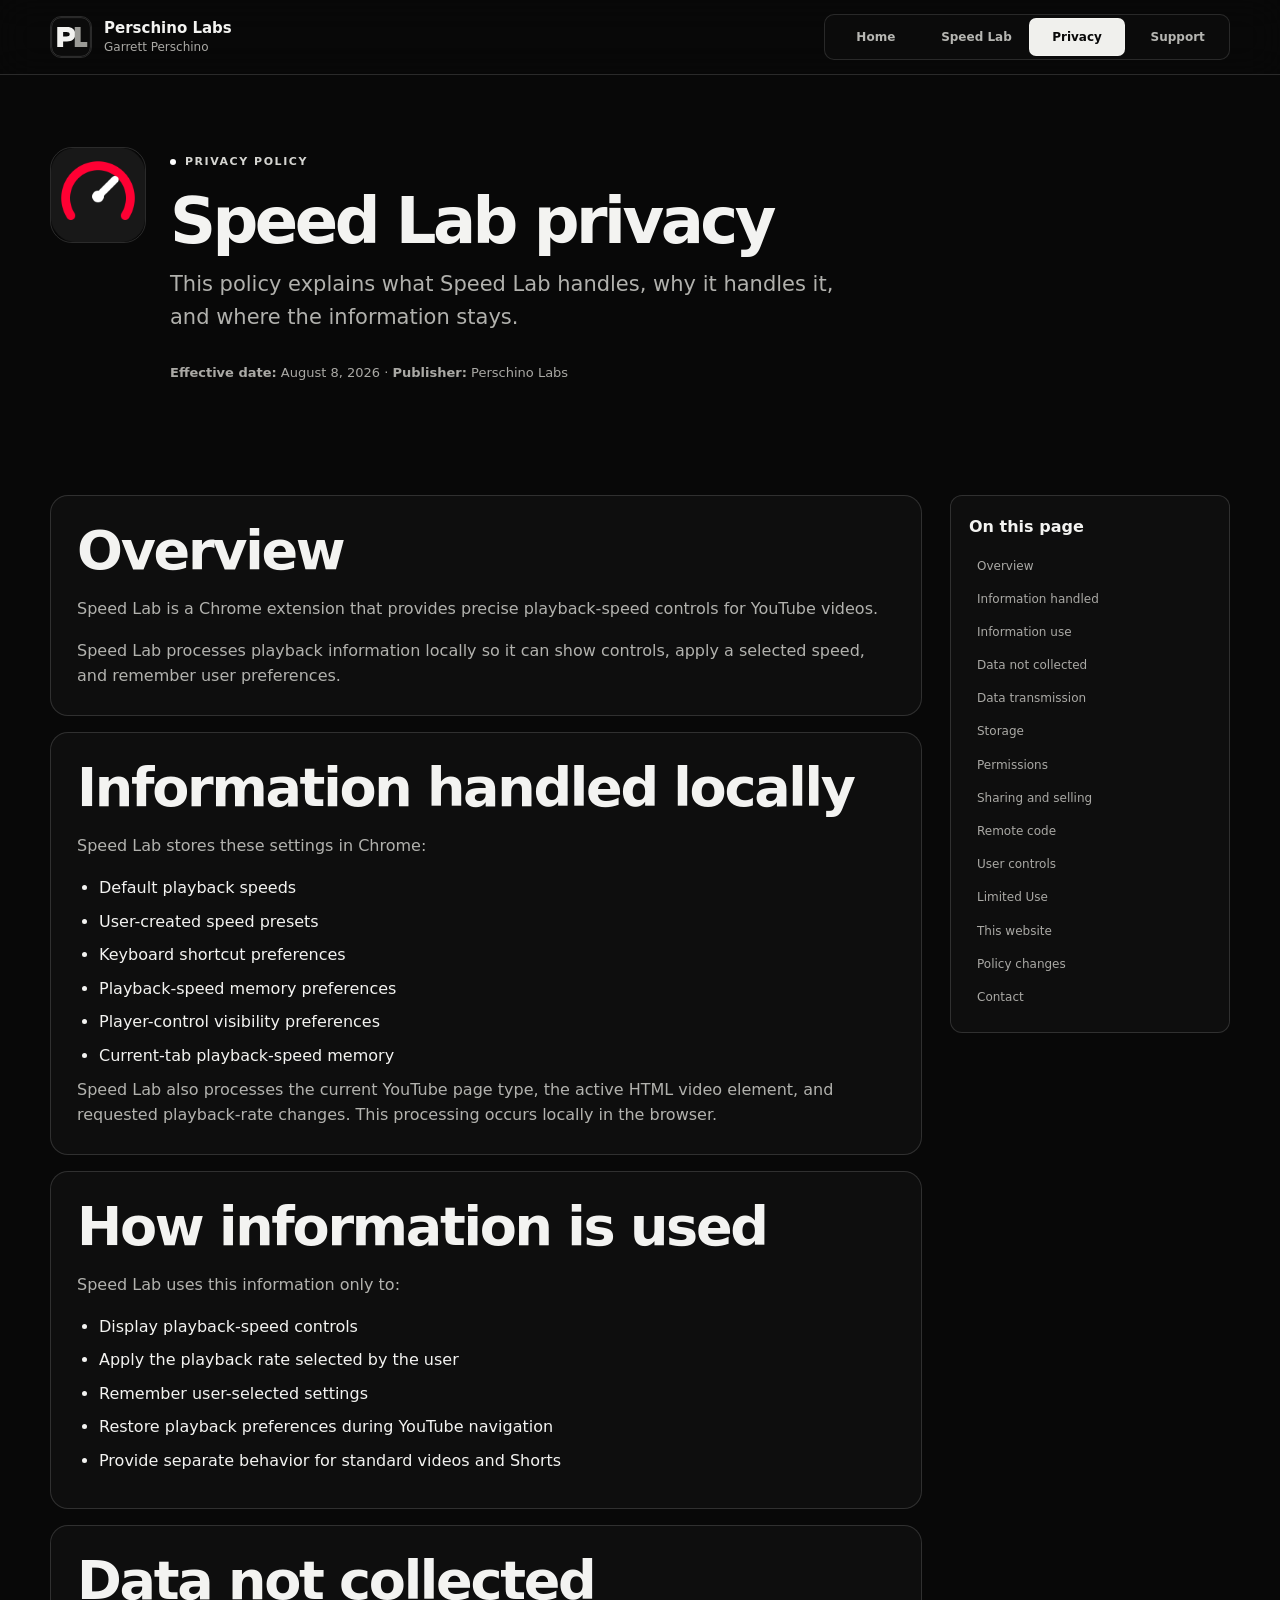
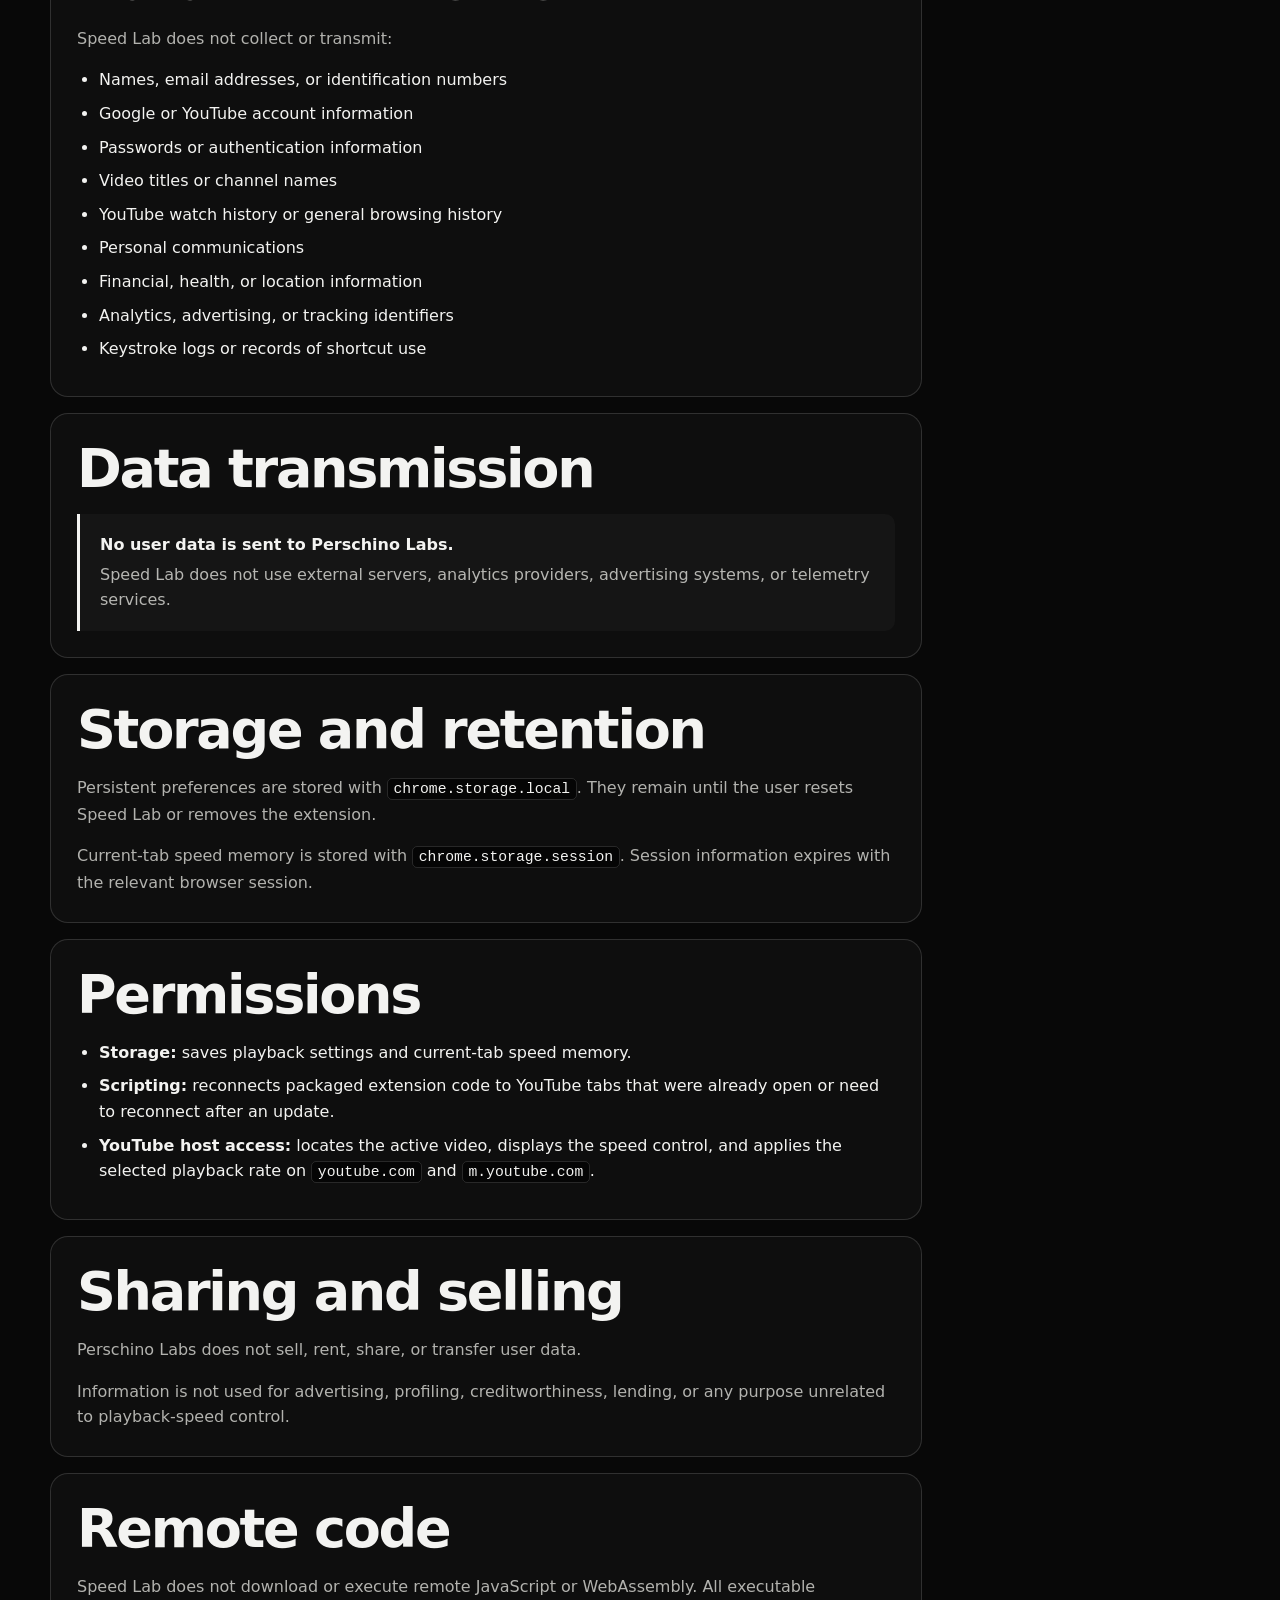
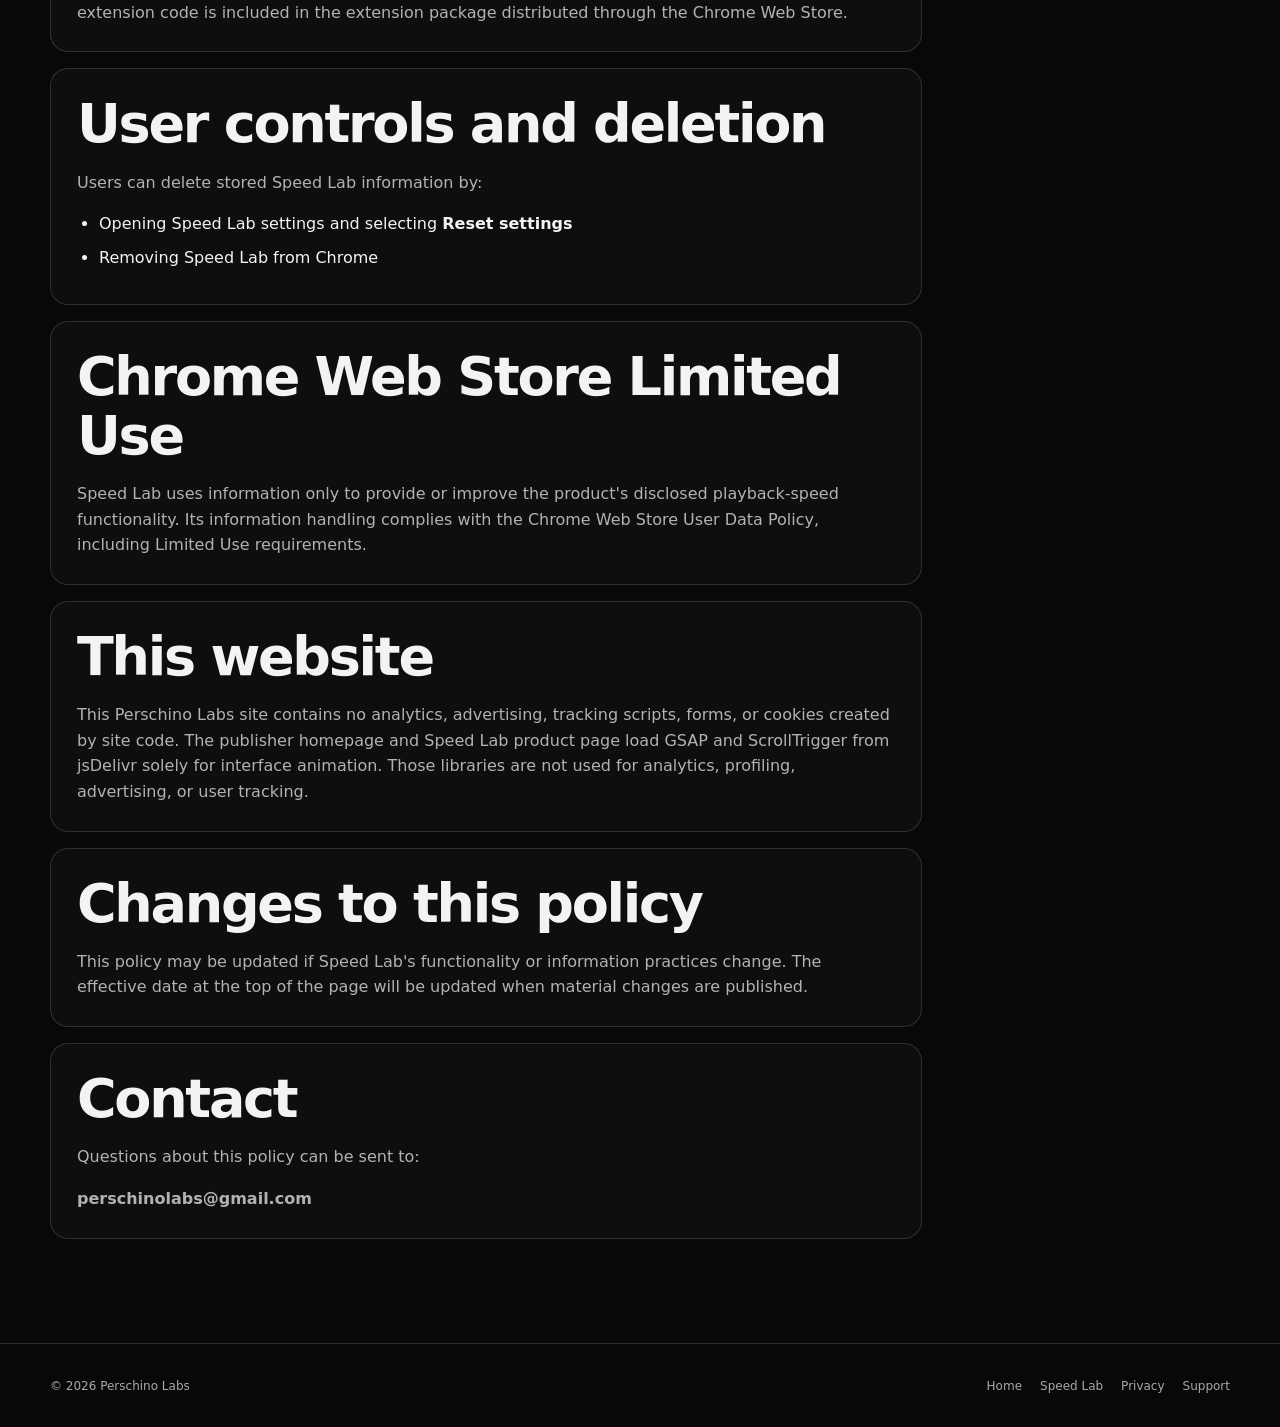
<file: privacy.html>
<!doctype html>
<html lang="en">
<head>
  <meta charset="utf-8">
  <meta name="viewport" content="width=device-width, initial-scale=1">
  <meta http-equiv="refresh" content="0; url=speed-lab/privacy.html">
  <link rel="canonical" href="https://garrettperschino.github.io/speed-lab/privacy.html">
  <meta name="robots" content="noindex">
  <title>Speed Lab privacy</title>
</head>
<body>
  <p>The privacy policy moved to <a href="speed-lab/privacy.html">Speed Lab privacy</a>.</p>
</body>
</html>
</file>
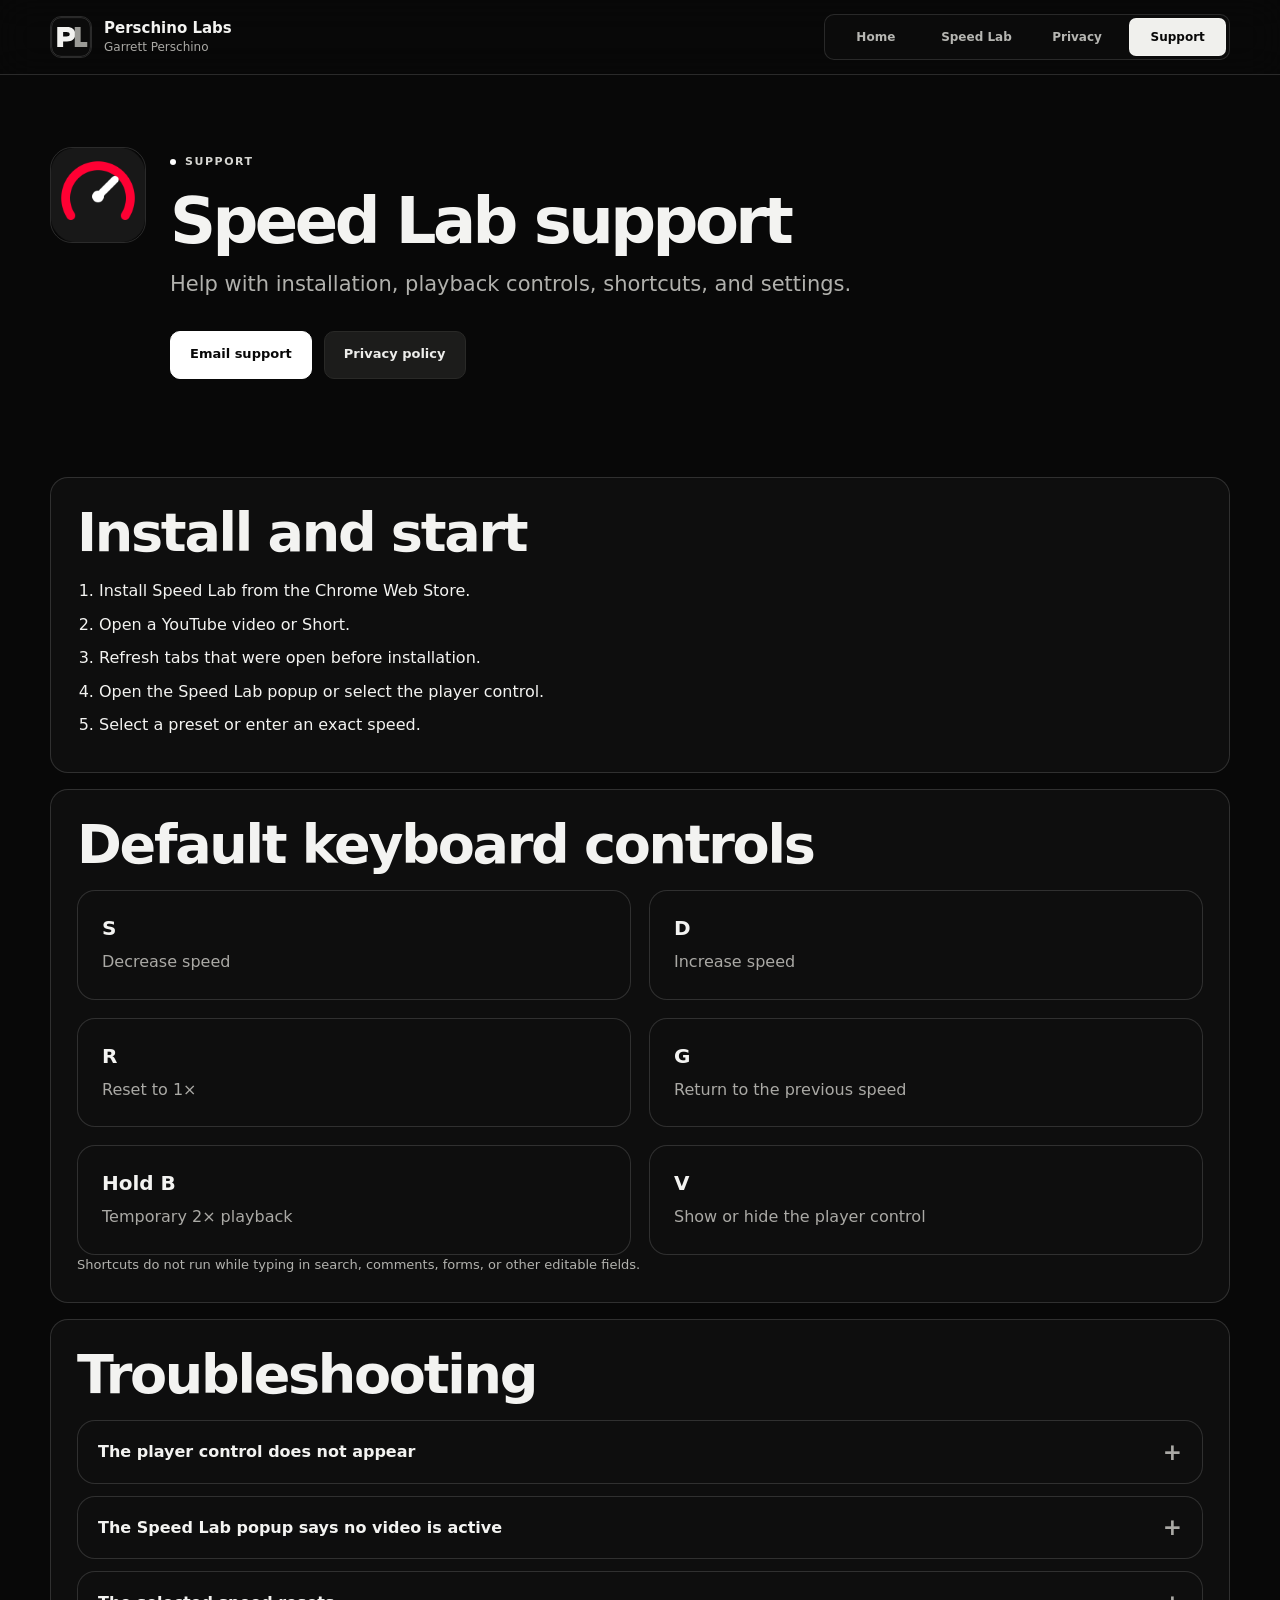
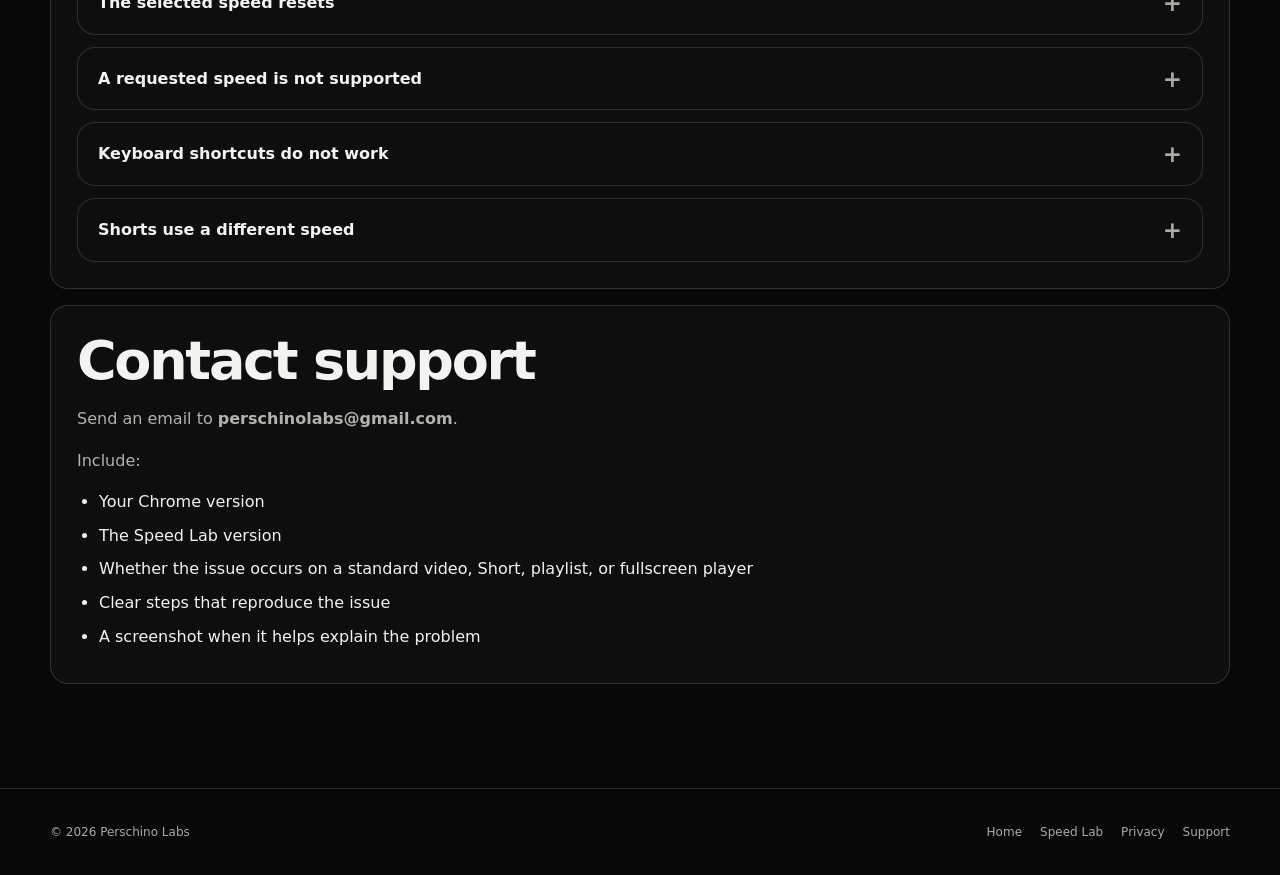
<file: support.html>
<!doctype html>
<html lang="en">
<head>
  <meta charset="utf-8">
  <meta name="viewport" content="width=device-width, initial-scale=1">
  <meta http-equiv="refresh" content="0; url=speed-lab/support.html">
  <link rel="canonical" href="https://garrettperschino.github.io/speed-lab/support.html">
  <meta name="robots" content="noindex">
  <title>Speed Lab support</title>
</head>
<body>
  <p>Support moved to <a href="speed-lab/support.html">Speed Lab support</a>.</p>
</body>
</html>
</file>
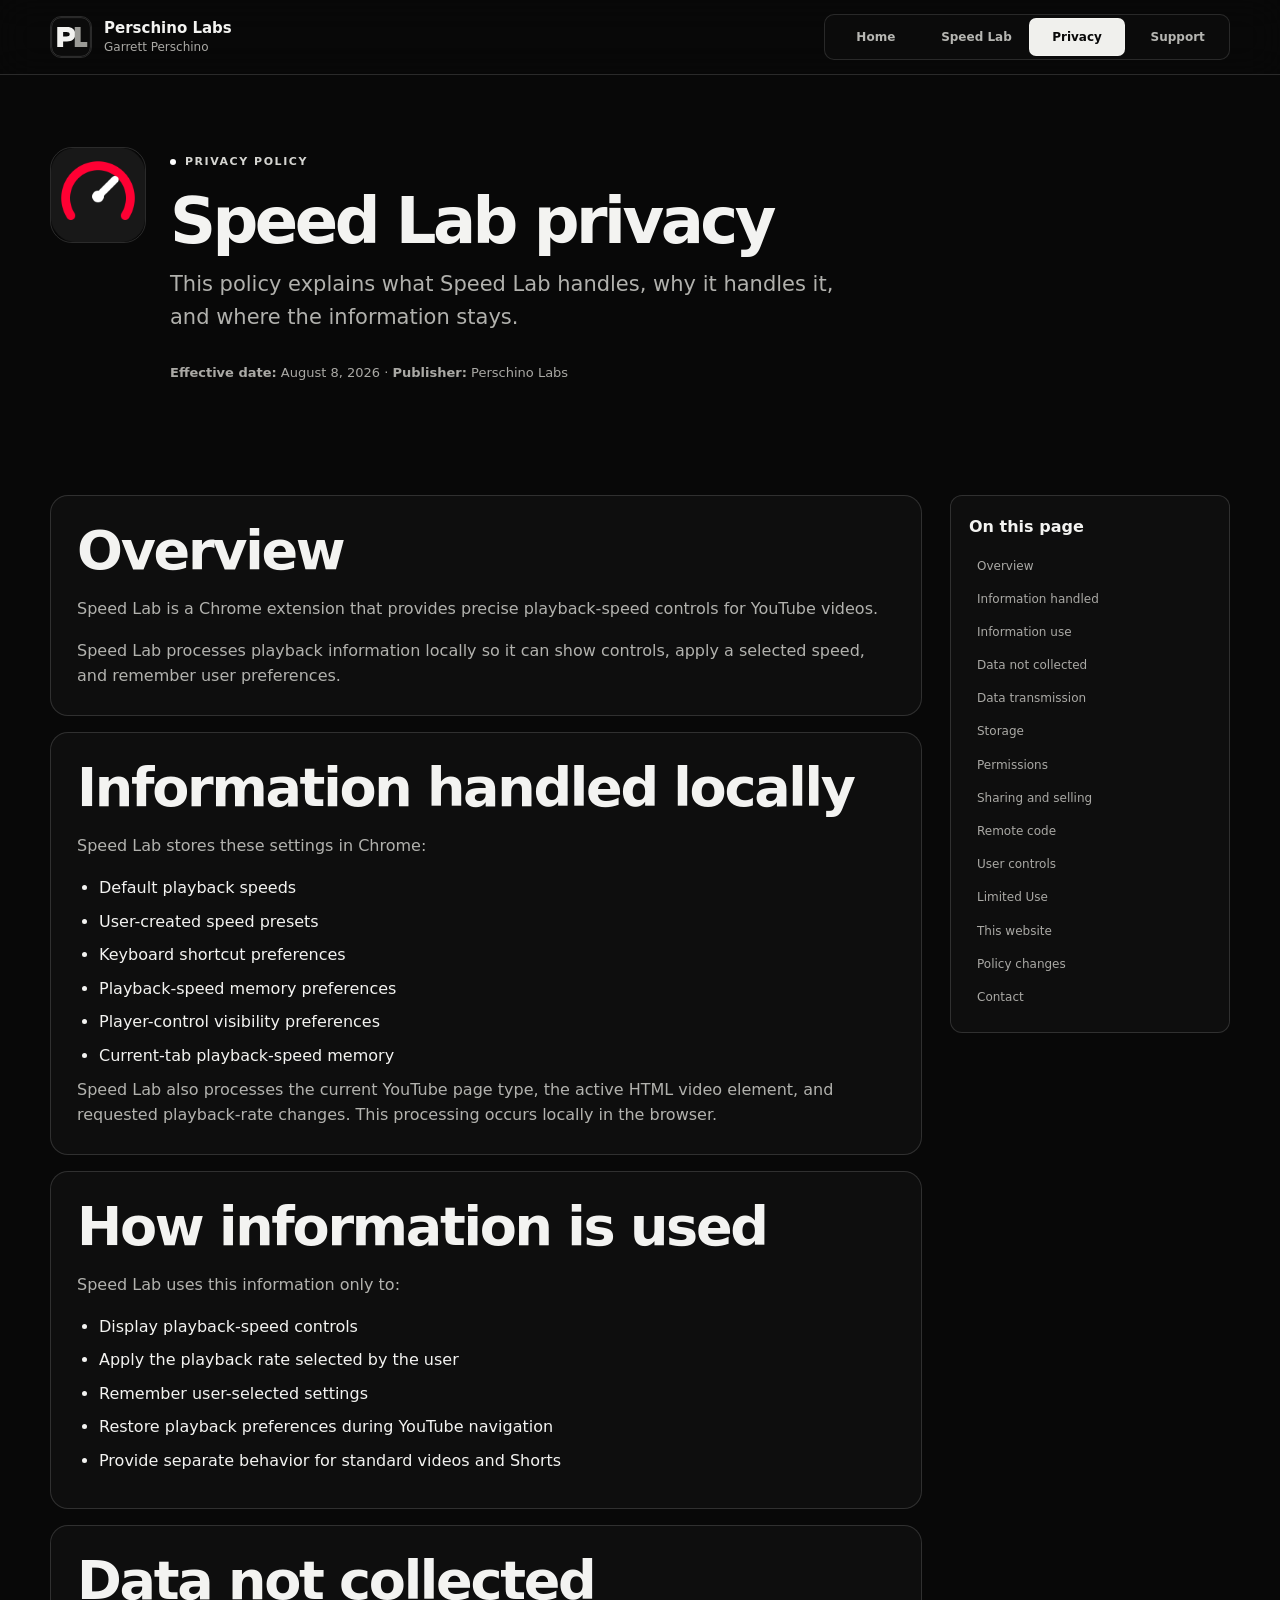
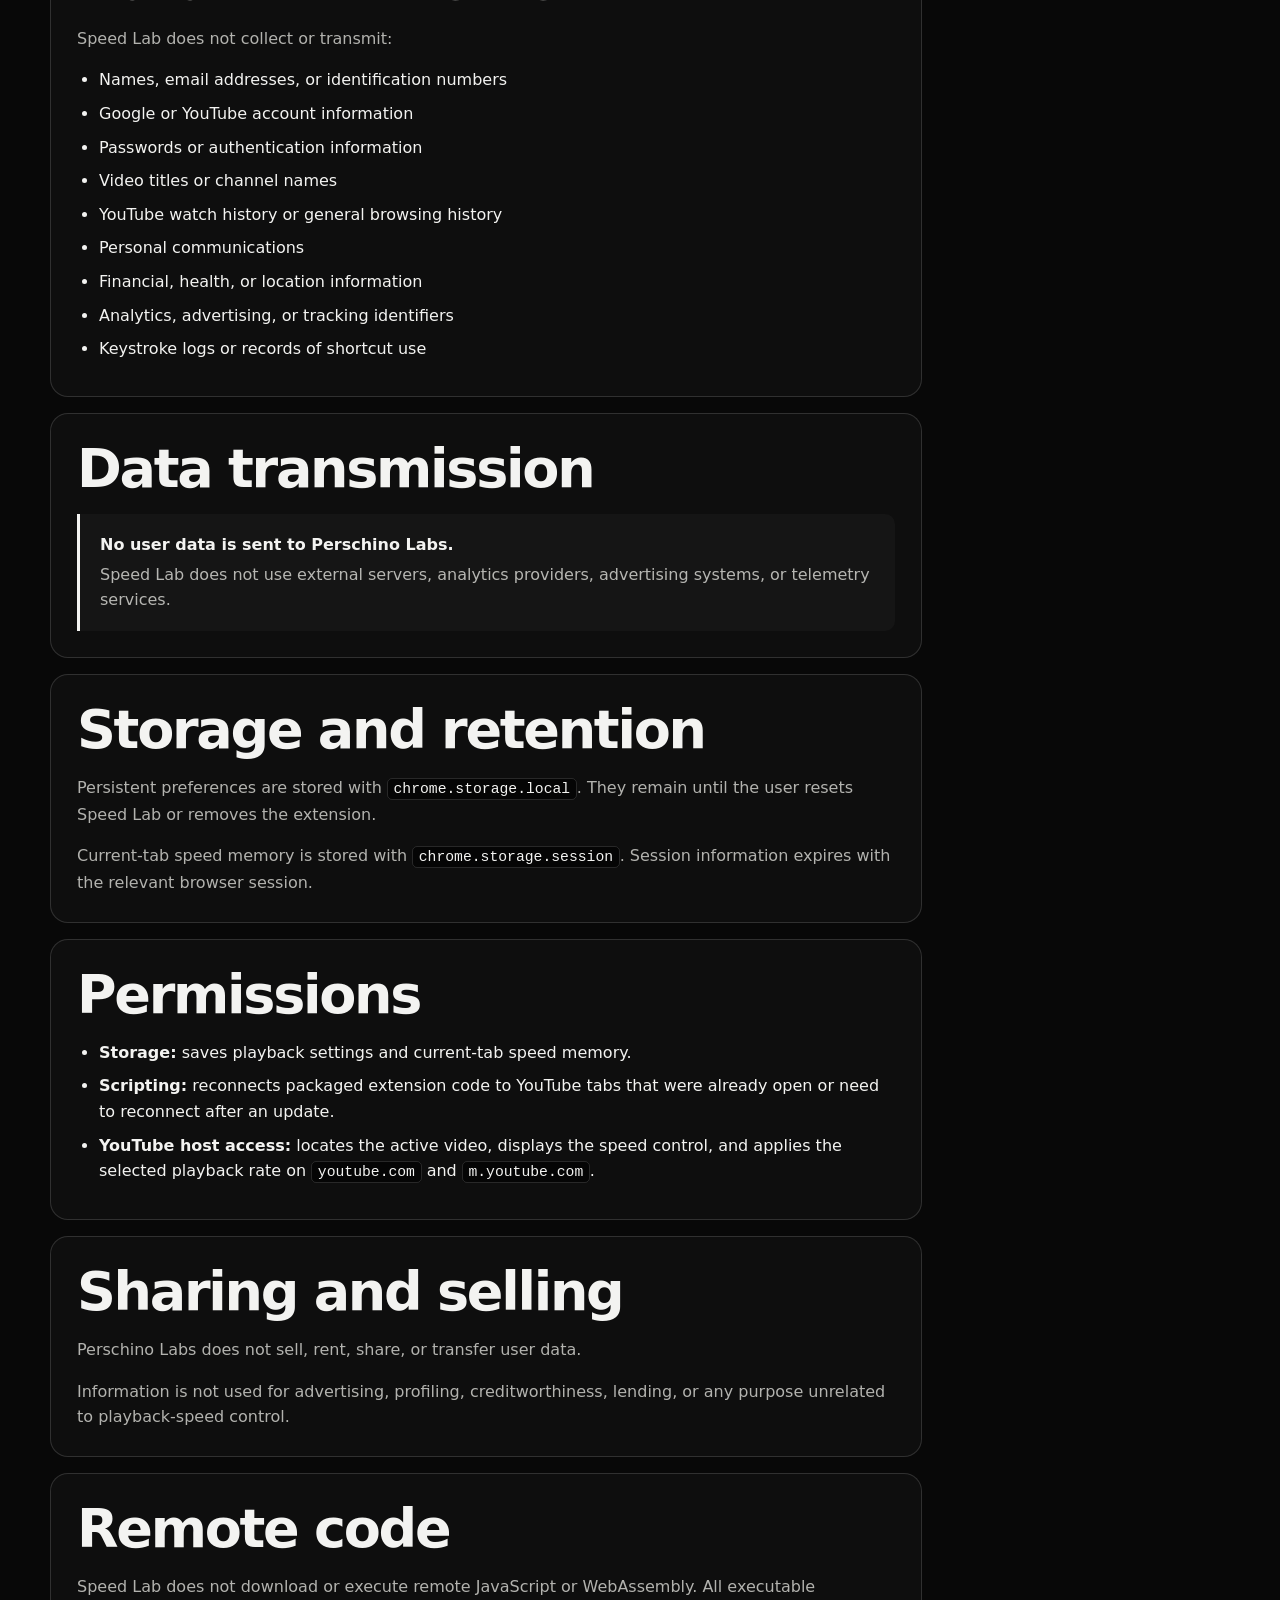
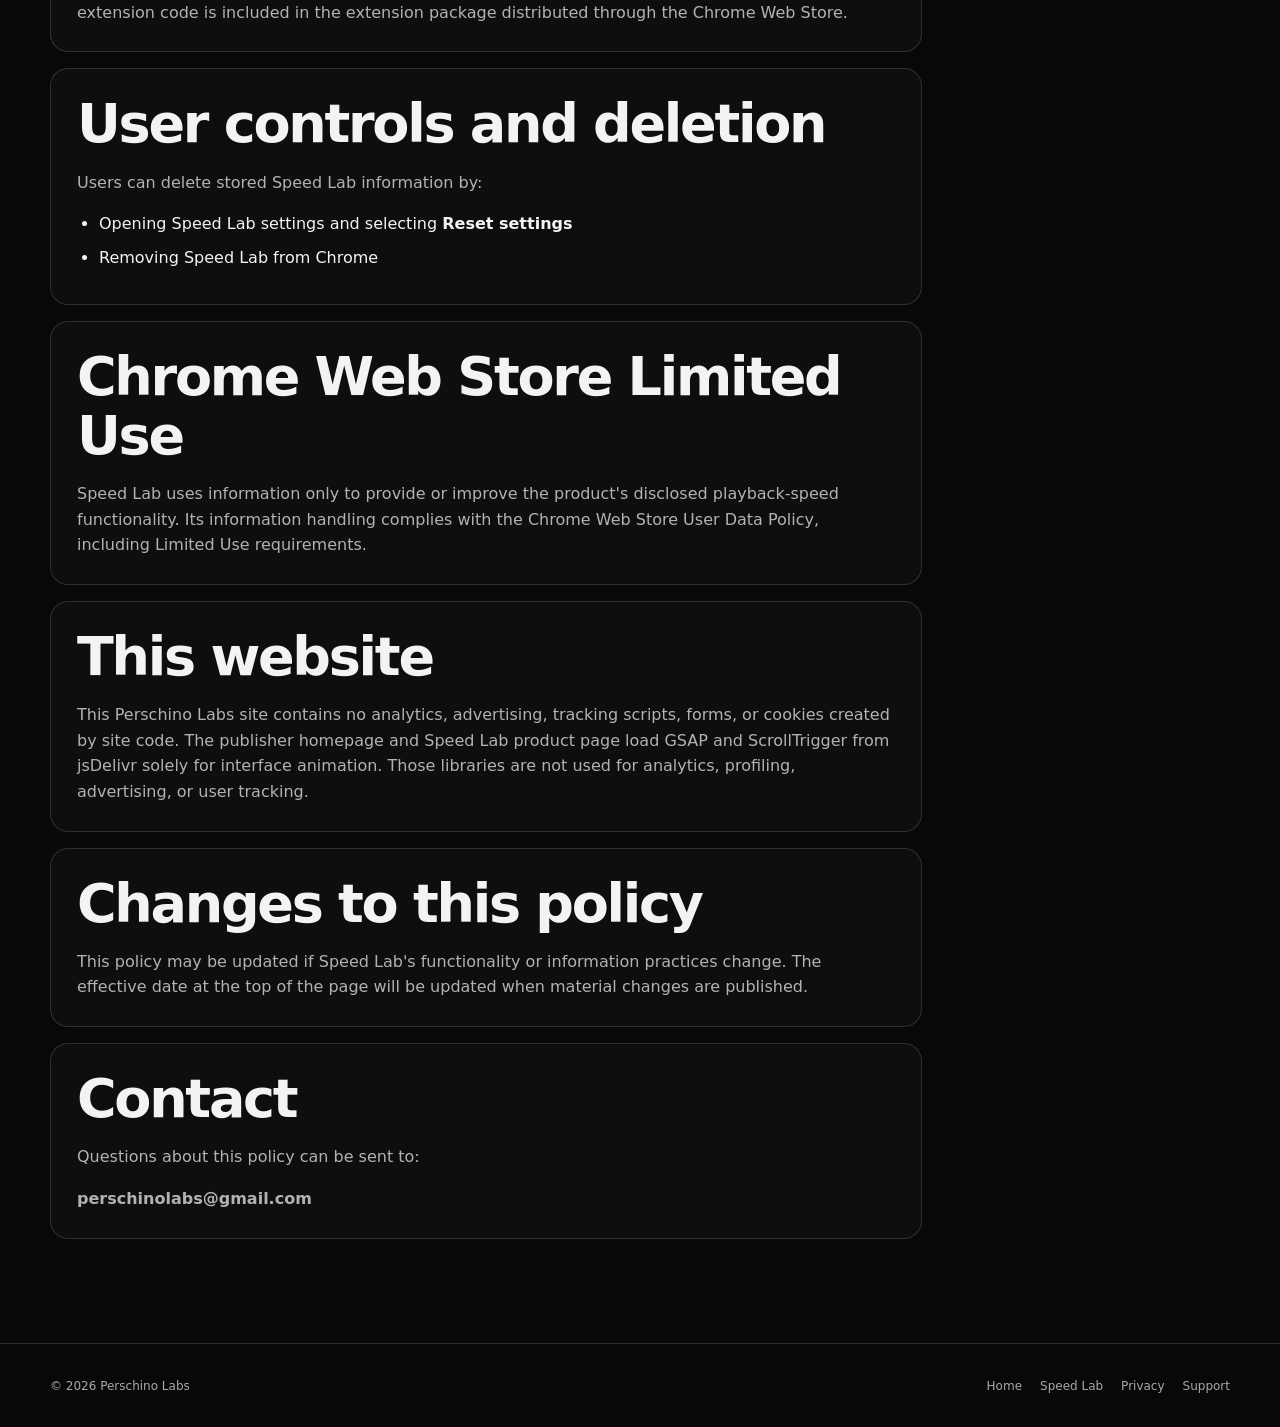
<file: speed-lab/privacy.html>
<!doctype html>
<html lang="en">
  <head>
    <meta charset="utf-8" />
    <meta name="viewport" content="width=device-width, initial-scale=1" />
    <meta
      name="description"
      content="Privacy policy for the Speed Lab Chrome extension by Perschino Labs."
    />
    <meta property="og:type" content="article" />
    <meta property="og:title" content="Speed Lab Privacy Policy" />
    <meta
      property="og:description"
      content="How Speed Lab handles settings and playback information locally in Chrome."
    />
    <meta
      property="og:url"
      content="https://garrettperschino.github.io/speed-lab/privacy.html"
    />
    <link
      rel="canonical"
      href="https://garrettperschino.github.io/speed-lab/privacy.html"
    />
    <link rel="icon" href="../speed-lab-icon.png" type="image/png" />
    <link rel="stylesheet" href="../styles.css?v=20260809-logo-color" />
    <link rel="stylesheet" href="../nav-tabs.css?v=20260809-final3" />
    <title>Speed Lab Privacy Policy</title>
  </head>
  <body>
    <a class="skip-link" href="#main-content">Skip to content</a>
    <header class="site-header">
      <div class="container header-inner">
        <a class="brand" href="../" aria-label="Perschino Labs home">
          <img src="../perschino-labs-icon.svg" width="42" height="42" alt="" />
          <span class="brand-copy"
            ><strong>Perschino Labs</strong><span>Garrett Perschino</span></span
          >
        </a>
        <nav class="site-nav" aria-label="Primary navigation">
          <a href="../">Home</a>
          <a href="./">Speed Lab</a>
          <a href="privacy.html" aria-current="page">Privacy</a>
          <a href="support.html">Support</a>
        </nav>
      </div>
    </header>

    <main id="main-content">
      <section class="container product-hero">
        <img
          src="../speed-lab-icon.png"
          width="96"
          height="96"
          alt="Speed Lab icon"
        />
        <div>
          <p class="eyebrow">Privacy policy</p>
          <h1>Speed Lab privacy</h1>
          <p class="lede">
            This policy explains what Speed Lab handles, why it handles it, and
            where the information stays.
          </p>
          <p class="meta-line">
            <strong>Effective date:</strong> August 8, 2026 ·
            <strong>Publisher:</strong> Perschino Labs
          </p>
        </div>
      </section>

      <section class="section compact">
        <div class="container content-layout">
          <div class="policy-stack">
            <section id="overview" class="policy-section">
              <h2>Overview</h2>
              <p>
                Speed Lab is a Chrome extension that provides precise
                playback-speed controls for YouTube videos.
              </p>
              <p>
                Speed Lab processes playback information locally so it can show
                controls, apply a selected speed, and remember user preferences.
              </p>
            </section>
            <section id="handled" class="policy-section">
              <h2>Information handled locally</h2>
              <p>Speed Lab stores these settings in Chrome:</p>
              <ul class="policy-list">
                <li>Default playback speeds</li>
                <li>User-created speed presets</li>
                <li>Keyboard shortcut preferences</li>
                <li>Playback-speed memory preferences</li>
                <li>Player-control visibility preferences</li>
                <li>Current-tab playback-speed memory</li>
              </ul>
              <p>
                Speed Lab also processes the current YouTube page type, the
                active HTML video element, and requested playback-rate changes.
                This processing occurs locally in the browser.
              </p>
            </section>
            <section id="use" class="policy-section">
              <h2>How information is used</h2>
              <p>Speed Lab uses this information only to:</p>
              <ul class="policy-list">
                <li>Display playback-speed controls</li>
                <li>Apply the playback rate selected by the user</li>
                <li>Remember user-selected settings</li>
                <li>Restore playback preferences during YouTube navigation</li>
                <li>
                  Provide separate behavior for standard videos and Shorts
                </li>
              </ul>
            </section>
            <section id="not-collected" class="policy-section">
              <h2>Data not collected</h2>
              <p>Speed Lab does not collect or transmit:</p>
              <ul class="policy-list">
                <li>Names, email addresses, or identification numbers</li>
                <li>Google or YouTube account information</li>
                <li>Passwords or authentication information</li>
                <li>Video titles or channel names</li>
                <li>YouTube watch history or general browsing history</li>
                <li>Personal communications</li>
                <li>Financial, health, or location information</li>
                <li>Analytics, advertising, or tracking identifiers</li>
                <li>Keystroke logs or records of shortcut use</li>
              </ul>
            </section>
            <section id="transmission" class="policy-section">
              <h2>Data transmission</h2>
              <div class="callout">
                <strong>No user data is sent to Perschino Labs.</strong>
                <p>
                  Speed Lab does not use external servers, analytics providers,
                  advertising systems, or telemetry services.
                </p>
              </div>
            </section>
            <section id="storage" class="policy-section">
              <h2>Storage and retention</h2>
              <p>
                Persistent preferences are stored with
                <code>chrome.storage.local</code>. They remain until the user
                resets Speed Lab or removes the extension.
              </p>
              <p>
                Current-tab speed memory is stored with
                <code>chrome.storage.session</code>. Session information expires
                with the relevant browser session.
              </p>
            </section>
            <section id="permissions" class="policy-section">
              <h2>Permissions</h2>
              <ul class="policy-list">
                <li>
                  <strong>Storage:</strong> saves playback settings and
                  current-tab speed memory.
                </li>
                <li>
                  <strong>Scripting:</strong> reconnects packaged extension code
                  to YouTube tabs that were already open or need to reconnect
                  after an update.
                </li>
                <li>
                  <strong>YouTube host access:</strong> locates the active
                  video, displays the speed control, and applies the selected
                  playback rate on <code>youtube.com</code> and
                  <code>m.youtube.com</code>.
                </li>
              </ul>
            </section>
            <section id="sharing" class="policy-section">
              <h2>Sharing and selling</h2>
              <p>
                Perschino Labs does not sell, rent, share, or transfer user
                data.
              </p>
              <p>
                Information is not used for advertising, profiling,
                creditworthiness, lending, or any purpose unrelated to
                playback-speed control.
              </p>
            </section>
            <section id="remote-code" class="policy-section">
              <h2>Remote code</h2>
              <p>
                Speed Lab does not download or execute remote JavaScript or
                WebAssembly. All executable extension code is included in the
                extension package distributed through the Chrome Web Store.
              </p>
            </section>
            <section id="controls" class="policy-section">
              <h2>User controls and deletion</h2>
              <p>Users can delete stored Speed Lab information by:</p>
              <ul class="policy-list">
                <li>
                  Opening Speed Lab settings and selecting
                  <strong>Reset settings</strong>
                </li>
                <li>Removing Speed Lab from Chrome</li>
              </ul>
            </section>
            <section id="limited-use" class="policy-section">
              <h2>Chrome Web Store Limited Use</h2>
              <p>
                Speed Lab uses information only to provide or improve the
                product's disclosed playback-speed functionality. Its
                information handling complies with the Chrome Web Store User
                Data Policy, including Limited Use requirements.
              </p>
            </section>
            <section id="site" class="policy-section">
              <h2>This website</h2>
              <p>
                This Perschino Labs site contains no analytics, advertising,
                tracking scripts, forms, or cookies created by site code. The
                publisher homepage and Speed Lab product page load GSAP and
                ScrollTrigger from jsDelivr solely for interface animation.
                Those libraries are not used for analytics, profiling,
                advertising, or user tracking.
              </p>
            </section>
            <section id="changes" class="policy-section">
              <h2>Changes to this policy</h2>
              <p>
                This policy may be updated if Speed Lab's functionality or
                information practices change. The effective date at the top of
                the page will be updated when material changes are published.
              </p>
            </section>
            <section id="contact" class="policy-section">
              <h2>Contact</h2>
              <p>Questions about this policy can be sent to:</p>
              <p>
                <a
                  class="contact-link"
                  href="mailto:perschinolabs@gmail.com?subject=Speed%20Lab%20Privacy"
                  >perschinolabs@gmail.com</a
                >
              </p>
            </section>
          </div>
          <aside class="side-nav" aria-label="Privacy policy sections">
            <strong>On this page</strong><a href="#overview">Overview</a
            ><a href="#handled">Information handled</a
            ><a href="#use">Information use</a
            ><a href="#not-collected">Data not collected</a
            ><a href="#transmission">Data transmission</a
            ><a href="#storage">Storage</a><a href="#permissions">Permissions</a
            ><a href="#sharing">Sharing and selling</a
            ><a href="#remote-code">Remote code</a
            ><a href="#controls">User controls</a
            ><a href="#limited-use">Limited Use</a
            ><a href="#site">This website</a
            ><a href="#changes">Policy changes</a><a href="#contact">Contact</a>
          </aside>
        </div>
      </section>
    </main>

    <footer class="site-footer">
      <div class="container footer-inner">
        <p>© 2026 Perschino Labs</p>
        <nav class="footer-links" aria-label="Footer navigation">
          <a href="../">Home</a><a href="./">Speed Lab</a
          ><a href="privacy.html">Privacy</a><a href="support.html">Support</a>
        </nav>
      </div>
    </footer>
  </body>
</html>
</file>
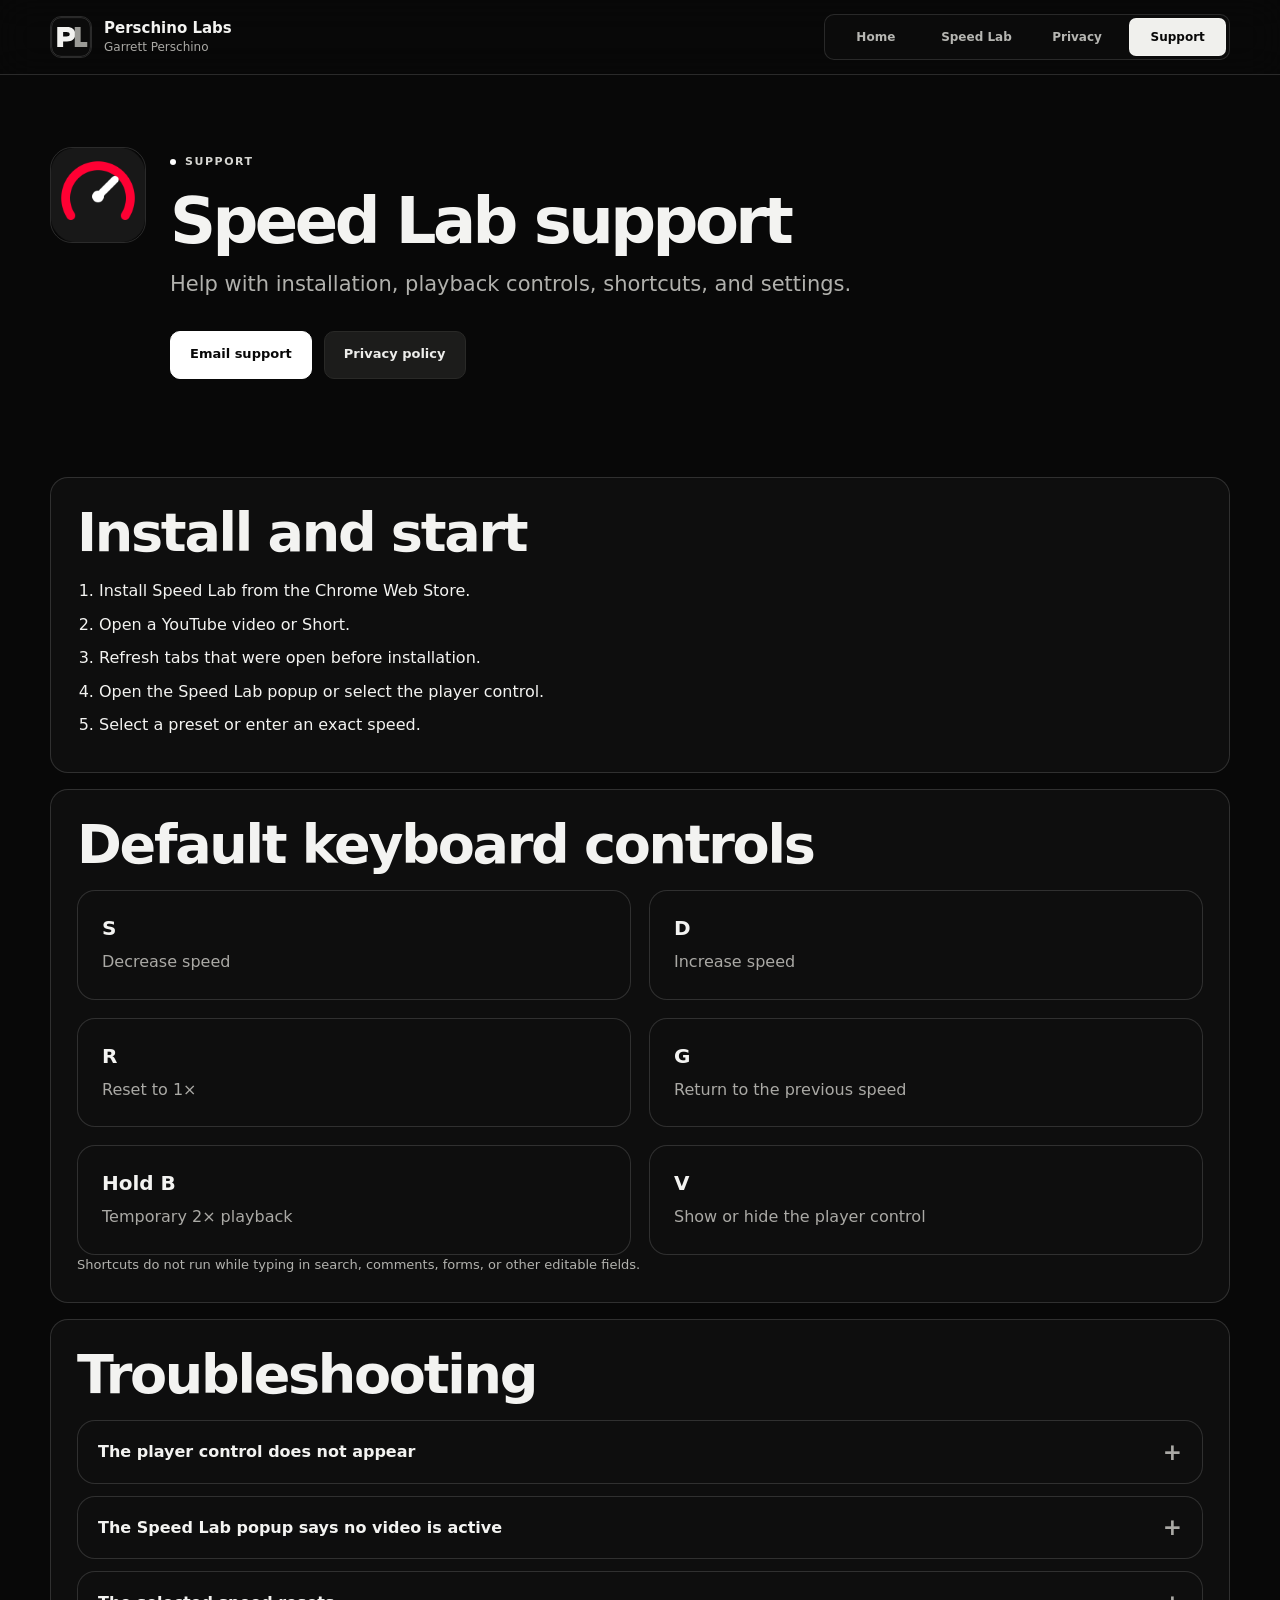
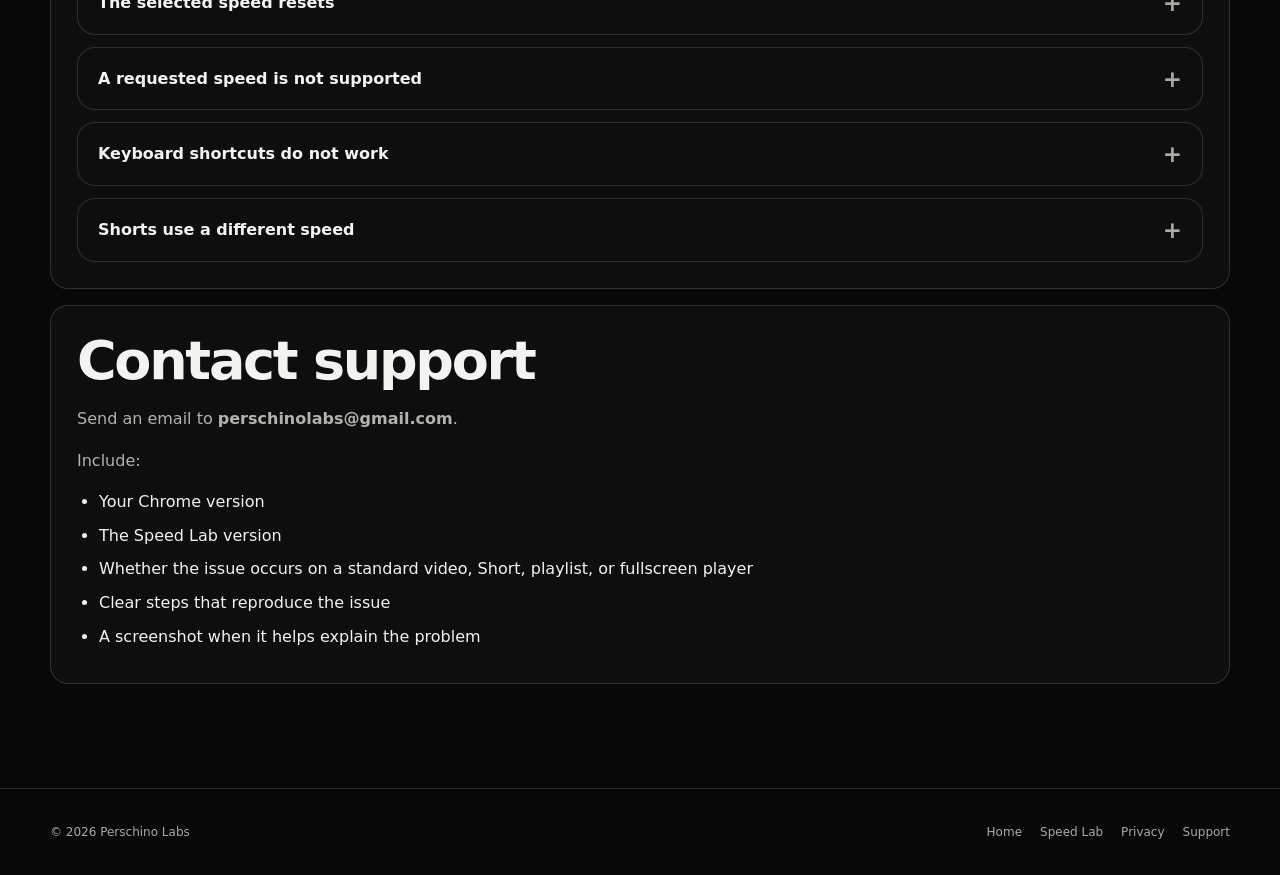
<file: speed-lab/support.html>
<!doctype html>
<html lang="en">
  <head>
    <meta charset="utf-8" />
    <meta name="viewport" content="width=device-width, initial-scale=1" />
    <meta
      name="description"
      content="Installation help and troubleshooting for the Speed Lab Chrome extension."
    />
    <meta property="og:type" content="website" />
    <meta property="og:title" content="Speed Lab Support" />
    <meta
      property="og:description"
      content="Help with installation, playback controls, shortcuts, and settings."
    />
    <meta
      property="og:url"
      content="https://garrettperschino.github.io/speed-lab/support.html"
    />
    <link
      rel="canonical"
      href="https://garrettperschino.github.io/speed-lab/support.html"
    />
    <link rel="icon" href="../speed-lab-icon.png" type="image/png" />
    <link rel="stylesheet" href="../styles.css?v=20260809-logo-color" />
    <link rel="stylesheet" href="../nav-tabs.css?v=20260809-final3" />
    <title>Speed Lab Support</title>
  </head>
  <body>
    <a class="skip-link" href="#main-content">Skip to content</a>
    <header class="site-header">
      <div class="container header-inner">
        <a class="brand" href="../" aria-label="Perschino Labs home">
          <img src="../perschino-labs-icon.svg" width="42" height="42" alt="" />
          <span class="brand-copy"
            ><strong>Perschino Labs</strong><span>Garrett Perschino</span></span
          >
        </a>
        <nav class="site-nav" aria-label="Primary navigation">
          <a href="../">Home</a>
          <a href="./">Speed Lab</a>
          <a href="privacy.html">Privacy</a>
          <a href="support.html" aria-current="page">Support</a>
        </nav>
      </div>
    </header>

    <main id="main-content">
      <section class="container product-hero">
        <img
          src="../speed-lab-icon.png"
          width="96"
          height="96"
          alt="Speed Lab icon"
        />
        <div>
          <p class="eyebrow">Support</p>
          <h1>Speed Lab support</h1>
          <p class="lede">
            Help with installation, playback controls, shortcuts, and settings.
          </p>
          <div class="actions">
            <a
              class="button"
              href="mailto:perschinolabs@gmail.com?subject=Speed%20Lab%20Support"
              >Email support</a
            >
            <a class="button secondary" href="privacy.html">Privacy policy</a>
          </div>
        </div>
      </section>

      <section class="section compact">
        <div class="container support-stack">
          <section class="support-card">
            <h2>Install and start</h2>
            <ol class="steps">
              <li>Install Speed Lab from the Chrome Web Store.</li>
              <li>Open a YouTube video or Short.</li>
              <li>Refresh tabs that were open before installation.</li>
              <li>Open the Speed Lab popup or select the player control.</li>
              <li>Select a preset or enter an exact speed.</li>
            </ol>
          </section>
          <section class="support-card">
            <h2>Default keyboard controls</h2>
            <div class="grid two">
              <div class="card">
                <h3>S</h3>
                <p class="muted">Decrease speed</p>
              </div>
              <div class="card">
                <h3>D</h3>
                <p class="muted">Increase speed</p>
              </div>
              <div class="card">
                <h3>R</h3>
                <p class="muted">Reset to 1×</p>
              </div>
              <div class="card">
                <h3>G</h3>
                <p class="muted">Return to the previous speed</p>
              </div>
              <div class="card">
                <h3>Hold B</h3>
                <p class="muted">Temporary 2× playback</p>
              </div>
              <div class="card">
                <h3>V</h3>
                <p class="muted">Show or hide the player control</p>
              </div>
            </div>
            <p class="meta-line">
              Shortcuts do not run while typing in search, comments, forms, or
              other editable fields.
            </p>
          </section>
          <section class="support-card">
            <h2>Troubleshooting</h2>
            <details>
              <summary>The player control does not appear</summary>
              <p>
                Open an active YouTube video. Refresh the tab. Open the Speed
                Lab popup. Confirm that <strong>Player control</strong> is
                enabled. The control does not appear when no video is active.
              </p>
            </details>
            <details>
              <summary>The Speed Lab popup says no video is active</summary>
              <p>
                Start a YouTube video. Open the Speed Lab popup again. Refresh
                the tab if it was open before installation or an update.
              </p>
            </details>
            <details>
              <summary>The selected speed resets</summary>
              <p>
                Open <strong>Advanced settings</strong>. Set
                <strong>Remember speed</strong> to
                <strong>Current tab</strong> or <strong>All videos</strong>.
                Refresh the YouTube tab after an update.
              </p>
            </details>
            <details>
              <summary>A requested speed is not supported</summary>
              <p>
                Chrome or the video source can limit playback speed. Speed Lab
                uses the nearest supported speed.
              </p>
            </details>
            <details>
              <summary>Keyboard shortcuts do not work</summary>
              <p>
                Click outside search, comments, forms, and editable fields. Open
                <strong>Advanced settings</strong>. Check each in-page shortcut.
                Review Chrome shortcuts at
                <code>chrome://extensions/shortcuts</code>.
              </p>
            </details>
            <details>
              <summary>Shorts use a different speed</summary>
              <p>
                Speed Lab stores a separate default for Shorts. Change the
                Shorts default in <strong>Advanced settings</strong>.
              </p>
            </details>
          </section>
          <section class="support-card" id="contact">
            <h2>Contact support</h2>
            <p>
              Send an email to
              <a
                class="contact-link"
                href="mailto:perschinolabs@gmail.com?subject=Speed%20Lab%20Support"
                >perschinolabs@gmail.com</a
              >.
            </p>
            <p>Include:</p>
            <ul class="policy-list">
              <li>Your Chrome version</li>
              <li>The Speed Lab version</li>
              <li>
                Whether the issue occurs on a standard video, Short, playlist,
                or fullscreen player
              </li>
              <li>Clear steps that reproduce the issue</li>
              <li>A screenshot when it helps explain the problem</li>
            </ul>
          </section>
        </div>
      </section>
    </main>

    <footer class="site-footer">
      <div class="container footer-inner">
        <p>© 2026 Perschino Labs</p>
        <nav class="footer-links" aria-label="Footer navigation">
          <a href="../">Home</a><a href="./">Speed Lab</a
          ><a href="privacy.html">Privacy</a><a href="support.html">Support</a>
        </nav>
      </div>
    </footer>
  </body>
</html>
</file>
<file: styles.css>
:root {
  color-scheme: dark;
  --bg: #080808;
  --surface: #0e0e0e;
  --surface-2: #151515;
  --surface-3: #1c1c1c;
  --text: #f3f3f1;
  --muted: #aaa9a5;
  --muted-2: #858581;
  --border: rgba(255, 255, 255, 0.14);
  --border-strong: rgba(255, 255, 255, 0.28);
  --accent: #f3f3f1;
  --accent-strong: #d8d8d4;
  --focus: #ffffff;
  --max: 1180px;
  --radius: 18px;
  --shadow: 0 28px 90px rgba(0, 0, 0, 0.48);
}

* {
  box-sizing: border-box;
}

html {
  scroll-behavior: smooth;
}

body {
  min-width: 320px;
  margin: 0;
  background: var(--bg);
  color: var(--text);
  font-family:
    Inter,
    ui-sans-serif,
    system-ui,
    -apple-system,
    BlinkMacSystemFont,
    "Segoe UI",
    sans-serif;
  font-size: 16px;
  line-height: 1.6;
  -webkit-font-smoothing: antialiased;
  text-rendering: optimizeLegibility;
}

a {
  color: inherit;
}
a:hover {
  color: #ffffff;
}
img {
  display: block;
  max-width: 100%;
}
button,
a {
  -webkit-tap-highlight-color: transparent;
}

:focus-visible {
  outline: 2px solid var(--focus);
  outline-offset: 4px;
}

.skip-link {
  position: fixed;
  top: 10px;
  left: 10px;
  z-index: 100;
  padding: 10px 14px;
  border-radius: 8px;
  background: #ffffff;
  color: #080808;
  transform: translateY(-160%);
}

.skip-link:focus {
  transform: translateY(0);
}

.container {
  width: min(calc(100% - 40px), var(--max));
  margin-inline: auto;
}

.site-header {
  position: sticky;
  top: 0;
  z-index: 20;
  border-bottom: 1px solid var(--border);
  background: rgba(8, 8, 8, 0.88);
  backdrop-filter: blur(18px);
}

.header-inner {
  display: flex;
  min-height: 74px;
  align-items: center;
  justify-content: space-between;
  gap: 24px;
}

.brand {
  display: inline-flex;
  align-items: center;
  gap: 12px;
  text-decoration: none;
}

.brand img {
  width: 42px;
  height: 42px;
  border: 1px solid var(--border);
  border-radius: 11px;
}

.brand-copy {
  display: grid;
  line-height: 1.2;
}
.brand-copy strong {
  font-size: 15px;
}
.brand-copy span {
  margin-top: 3px;
  color: var(--muted);
  font-size: 12px;
}

.site-nav {
  display: flex;
  align-items: center;
  gap: 8px;
}

.site-nav a {
  padding: 9px 12px;
  border-radius: 8px;
  color: #c7c7c3;
  font-size: 13px;
  font-weight: 700;
  text-decoration: none;
}

.site-nav a:hover,
.site-nav a[aria-current="page"] {
  background: var(--surface-2);
  color: #ffffff;
}

main {
  min-height: calc(100vh - 154px);
}
main section[id] {
  scroll-margin-top: 96px;
}

h1,
h2,
h3,
p {
  margin-top: 0;
}

h1 {
  max-width: 820px;
  margin-bottom: 24px;
  font-size: clamp(48px, 7vw, 82px);
  line-height: 1.02;
  letter-spacing: -0.055em;
}

h2 {
  margin-bottom: 16px;
  font-size: clamp(32px, 4.8vw, 54px);
  line-height: 1.08;
  letter-spacing: -0.042em;
}

h3 {
  margin-bottom: 8px;
  font-size: 20px;
  line-height: 1.3;
}

.eyebrow {
  display: inline-flex;
  align-items: center;
  gap: 9px;
  margin: 0 0 18px;
  color: #d5d5d1;
  font-size: 11px;
  font-weight: 800;
  letter-spacing: 0.14em;
  text-transform: uppercase;
}

.eyebrow::before {
  width: 6px;
  height: 6px;
  border-radius: 50%;
  background: #ffffff;
  content: "";
}

.lede {
  max-width: 700px;
  margin-bottom: 30px;
  color: #b1b1ad;
  font-size: clamp(18px, 2.2vw, 21px);
  line-height: 1.55;
}

.accent {
  color: #ffffff;
}

.actions {
  display: flex;
  flex-wrap: wrap;
  gap: 12px;
  align-items: center;
}

.button {
  display: inline-flex;
  min-height: 48px;
  align-items: center;
  justify-content: center;
  gap: 8px;
  padding: 0 19px;
  border: 1px solid #ffffff;
  border-radius: 10px;
  background: #ffffff;
  color: #080808;
  font-size: 13px;
  font-weight: 800;
  text-decoration: none;
  transition:
    background 150ms ease,
    border-color 150ms ease,
    color 150ms ease,
    transform 150ms ease;
}

.button:hover {
  border-color: #d9d9d5;
  background: #d9d9d5;
  color: #080808;
  transform: translateY(-1px);
}

.button.secondary {
  border-color: #292927;
  background: #1c1c1b;
  color: #ededeb;
}

.button.secondary:hover {
  border-color: #373735;
  background: #282827;
  color: #ffffff;
}

.section {
  padding: 104px 0;
}
.section.compact {
  padding: 50px 0;
}
.section-header {
  max-width: 820px;
  margin-bottom: 38px;
}
.section-header > p {
  color: var(--muted);
}

.split-heading {
  display: grid;
  max-width: none;
  grid-template-columns: minmax(0, 1.15fr) minmax(300px, 0.62fr);
  gap: 60px;
  align-items: end;
  margin-bottom: 50px;
}

.split-heading h2 {
  max-width: 760px;
  margin-bottom: 0;
}
.split-heading > p {
  margin: 0 0 7px;
  font-size: 17px;
}

.grid {
  display: grid;
  grid-template-columns: repeat(3, minmax(0, 1fr));
  gap: 18px;
}

.grid.two {
  grid-template-columns: repeat(2, minmax(0, 1fr));
}

.card,
.policy-section,
.support-card,
details {
  border: 1px solid var(--border);
  border-radius: var(--radius);
  background: var(--surface);
}

.card {
  padding: 24px;
}
.card p:last-child {
  margin-bottom: 0;
}
.card .muted {
  color: var(--muted);
}

/* Portfolio */

.hero.portfolio-hero {
  display: block;
}

.portfolio-hero .hero-copy {
  max-width: 980px;
}

.portfolio-hero h1 {
  max-width: 980px;
  font-size: clamp(58px, 8.4vw, 104px);
}

.hero-link {
  min-height: 48px;
  padding-inline: 10px 4px;
  color: #d1d1cd;
}

.experience-section {
  border-top: 1px solid var(--border);
  border-bottom: 1px solid var(--border);
  background: #0a0a0a;
}

.resume-layout {
  display: grid;
  grid-template-columns: minmax(0, 1.32fr) minmax(300px, 0.68fr);
  gap: 24px;
  align-items: start;
}

.experience-feature {
  padding: clamp(28px, 5vw, 54px);
  border: 1px solid var(--border);
  border-radius: 16px;
  background: var(--surface);
}

.experience-feature h3 {
  margin-bottom: 4px;
  font-size: clamp(32px, 4vw, 48px);
  letter-spacing: -0.035em;
}

.experience-company {
  color: #d6d6d2;
  font-weight: 750;
}

.experience-feature > p:last-child {
  max-width: 650px;
  margin: 26px 0 0;
  color: var(--muted);
  font-size: 17px;
}

.background-card {
  padding: 26px;
  border: 1px solid var(--border);
  border-radius: 16px;
  background: var(--surface);
}

.background-card .eyebrow {
  margin-bottom: 18px;
}
.background-card dl {
  margin: 0;
}

.background-card dl div {
  padding: 16px 0;
  border-top: 1px solid var(--border);
}

.background-card dt {
  margin-bottom: 5px;
  color: var(--muted-2);
  font-size: 10px;
  font-weight: 700;
  letter-spacing: 0.1em;
  text-transform: uppercase;
}
.background-card dd {
  margin: 0;
  color: #d6d6d2;
  font-size: 14px;
  line-height: 1.5;
}

.tools-section {
  padding-bottom: 82px;
}

.product-feature {
  position: relative;
  display: grid;
  overflow: hidden;
  grid-template-columns: minmax(0, 1fr) minmax(340px, 0.82fr);
  gap: 58px;
  align-items: center;
  padding: clamp(30px, 5vw, 60px);
  border: 1px solid var(--border-strong);
  border-radius: 22px;
  background: #0c0c0c;
  box-shadow: var(--shadow);
}

.product-feature-copy,
.control-preview {
  position: relative;
  z-index: 1;
}

.product-kicker {
  display: flex;
  align-items: center;
  gap: 16px;
  margin-bottom: 34px;
}

.product-kicker img {
  width: 72px;
  height: 72px;
  border: 1px solid var(--border);
  border-radius: 17px;
}

.product-kicker div {
  display: grid;
}
.product-kicker span {
  color: var(--muted-2);
  font-size: 10px;
  font-weight: 800;
  letter-spacing: 0.12em;
  text-transform: uppercase;
}
.product-kicker h3 {
  margin: 3px 0 0;
  font-size: 22px;
}

.product-feature .product-statement {
  max-width: 610px;
  margin-bottom: 18px;
  color: var(--text);
  font-size: clamp(31px, 4vw, 48px);
  font-weight: 750;
  line-height: 1.08;
  letter-spacing: -0.038em;
}

.product-feature-copy > p {
  max-width: 620px;
  color: var(--muted);
  font-size: 17px;
}
.product-feature-copy > .actions {
  margin-top: 30px;
}

.text-link {
  display: inline-flex;
  align-items: center;
  gap: 6px;
  padding: 10px 6px;
  color: #c7c7c3;
  font-size: 12px;
  font-weight: 800;
  text-decoration: none;
}

.text-link:hover {
  color: #ffffff;
}

.control-preview {
  overflow: hidden;
  border: 1px solid var(--border);
  border-radius: 16px;
  background: #080808;
}

.preview-bar {
  display: flex;
  min-height: 42px;
  align-items: center;
  gap: 6px;
  padding: 0 14px;
  border-bottom: 1px solid var(--border);
}

.preview-bar > span {
  width: 6px;
  height: 6px;
  border-radius: 50%;
  background: #343432;
}
.preview-bar > span:nth-child(2) {
  background: #6b6b67;
}
.preview-bar > span:nth-child(3) {
  background: #d6d6d2;
}
.preview-bar strong {
  margin-left: auto;
  color: var(--muted-2);
  font-size: 10px;
  letter-spacing: 0.15em;
}

.preview-screen {
  padding: clamp(24px, 4vw, 40px);
}
.preview-label {
  color: #8c8c88;
  font-size: 10px;
  font-weight: 800;
  letter-spacing: 0.14em;
}

.speed-readout {
  display: block;
  margin: 16px 0 26px;
  color: #f3f3f1;
  font-size: clamp(58px, 7vw, 82px);
  line-height: 0.9;
  letter-spacing: -0.06em;
}

.speed-readout span {
  font-size: 0.48em;
}

.speed-scale {
  display: grid;
  grid-template-columns: repeat(5, 1fr);
  gap: 7px;
  margin-bottom: 16px;
}

.speed-scale i {
  height: 3px;
  border-radius: 999px;
  background: #272725;
}
.speed-scale i.active {
  background: #f3f3f1;
}

.preset-row {
  display: grid;
  grid-template-columns: repeat(4, minmax(0, 1fr));
  gap: 8px;
}

.preset-row span {
  padding: 10px 4px;
  border: 1px solid var(--border);
  border-radius: 8px;
  color: #989894;
  font-size: 10px;
  font-weight: 800;
  text-align: center;
}

.preset-row .selected {
  border-color: #d0d0cc;
  background: #f3f3f1;
  color: #080808;
}

.preview-note {
  display: flex;
  align-items: center;
  gap: 8px;
  margin-top: 24px;
  color: #92928e;
  font-size: 10px;
}

.preview-note .status-dot {
  width: 5px;
  height: 5px;
  border-radius: 50%;
  background: #f3f3f1;
}
.preview-note .status-dot::before {
  display: none;
}

.contact-section {
  padding-top: 50px;
  padding-bottom: 92px;
}

.contact-panel {
  display: flex;
  align-items: center;
  justify-content: space-between;
  gap: 42px;
  padding: clamp(30px, 5vw, 54px);
  border-top: 1px solid var(--border-strong);
  border-bottom: 1px solid var(--border-strong);
}

.contact-panel h2 {
  max-width: 720px;
  margin: 0;
  font-size: clamp(32px, 4vw, 48px);
}
.contact-panel .eyebrow {
  margin-bottom: 10px;
}

/* Product and policy pages */

.badges {
  display: flex;
  flex-wrap: wrap;
  gap: 8px;
  margin-bottom: 18px;
}

.badge {
  display: inline-flex;
  min-height: 28px;
  align-items: center;
  padding: 0 10px;
  border: 1px solid var(--border);
  border-radius: 999px;
  background: var(--surface-2);
  color: #c0c0bc;
  font-size: 11px;
  font-weight: 750;
}

.badge.success::before {
  width: 6px;
  height: 6px;
  margin-right: 7px;
  border-radius: 50%;
  background: #f3f3f1;
  content: "";
}

.product-hero {
  display: grid;
  grid-template-columns: 96px minmax(0, 1fr);
  gap: 24px;
  align-items: start;
  padding: 72px 0 48px;
}

.product-hero > img {
  width: 96px;
  height: 96px;
  border: 1px solid var(--border);
  border-radius: 22px;
}

.product-hero h1 {
  margin-bottom: 14px;
  font-size: clamp(36px, 6vw, 64px);
}

.feature-list,
.policy-list,
.steps {
  margin: 0;
  padding-left: 22px;
}

.feature-list li,
.policy-list li,
.steps li {
  margin: 8px 0;
}

.feature-list li::marker,
.policy-list li::marker,
.steps li::marker {
  color: #f3f3f1;
}

.content-layout {
  display: grid;
  grid-template-columns: minmax(0, 1fr) 280px;
  gap: 28px;
  align-items: start;
}

.side-nav {
  position: sticky;
  top: 96px;
  padding: 18px;
  border: 1px solid var(--border);
  border-radius: 12px;
  background: var(--surface);
}

.side-nav strong {
  display: block;
  margin-bottom: 10px;
}
.side-nav a {
  display: block;
  padding: 7px 8px;
  border-radius: 7px;
  color: var(--muted);
  font-size: 12px;
  text-decoration: none;
}
.side-nav a:hover {
  background: var(--surface-2);
  color: #ffffff;
}

.policy-stack,
.support-stack {
  display: grid;
  gap: 16px;
}
.policy-section,
.support-card {
  padding: 26px;
}
.policy-section p:last-child,
.support-card p:last-child {
  margin-bottom: 0;
}
.policy-section p,
.support-card p {
  color: #b2b2ae;
}

.callout {
  padding: 18px 20px;
  border-left: 3px solid #f3f3f1;
  border-radius: 0 10px 10px 0;
  background: var(--surface-2);
}

.callout strong {
  display: block;
  margin-bottom: 4px;
}
.callout p {
  margin: 0;
  color: #b6b6b2;
}

.contact-link {
  display: inline-flex;
  align-items: center;
  gap: 8px;
  font-weight: 800;
  text-decoration: none;
}
.contact-link:hover {
  text-decoration: underline;
}

details {
  overflow: hidden;
}
details + details {
  margin-top: 12px;
}

summary {
  position: relative;
  padding: 18px 52px 18px 20px;
  cursor: pointer;
  font-weight: 800;
  list-style: none;
}

summary::-webkit-details-marker {
  display: none;
}
summary::after {
  position: absolute;
  top: 50%;
  right: 20px;
  color: var(--muted);
  content: "+";
  font-size: 23px;
  line-height: 1;
  transform: translateY(-50%);
}
details[open] summary::after {
  content: "−";
}
details p {
  margin: 0;
  padding: 0 20px 20px;
  color: #b2b2ae;
}

.meta-line {
  color: var(--muted);
  font-size: 13px;
}

code {
  padding: 0.14em 0.38em;
  border: 1px solid var(--border);
  border-radius: 5px;
  background: #050505;
  color: #f3f3f1;
  font-family: ui-monospace, SFMono-Regular, Menlo, Monaco, Consolas, monospace;
  font-size: 0.92em;
}

.site-footer {
  margin-top: 54px;
  border-top: 1px solid var(--border);
}

.footer-inner {
  display: flex;
  min-height: 86px;
  align-items: center;
  justify-content: space-between;
  gap: 24px;
}

.footer-inner p {
  margin: 0;
  color: var(--muted);
  font-size: 12px;
}
.footer-links {
  display: flex;
  flex-wrap: wrap;
  gap: 18px;
}
.footer-links a {
  color: var(--muted);
  font-size: 12px;
  text-decoration: none;
}
.footer-links a:hover {
  color: #ffffff;
}

.footer-brand {
  display: flex;
  align-items: center;
  gap: 10px;
}
.footer-brand img {
  width: 32px;
  height: 32px;
  border: 1px solid var(--border);
  border-radius: 8px;
}
.footer-brand p {
  display: grid;
}
.footer-brand strong {
  color: #e0e0dc;
  font-size: 12px;
}
.footer-brand span {
  margin-top: 1px;
  color: var(--muted-2);
  font-size: 10px;
}

.not-found {
  display: grid;
  min-height: 65vh;
  place-items: center;
  text-align: center;
}
.not-found .card {
  max-width: 620px;
}
.not-found h1 {
  font-size: clamp(48px, 10vw, 96px);
}

@media (max-width: 960px) {
  .hero,
  .split-heading,
  .resume-layout,
  .product-feature,
  .content-layout {
    grid-template-columns: 1fr;
  }
  .side-nav {
    position: static;
  }
  .grid {
    grid-template-columns: 1fr;
  }
  .grid.two {
    grid-template-columns: 1fr;
  }
  .control-preview {
    max-width: 640px;
  }
}

@media (max-width: 720px) {
  .container {
    width: min(calc(100% - 28px), var(--max));
  }
  .header-inner {
    min-height: auto;
    flex-direction: column;
    align-items: stretch;
    gap: 10px;
    padding: 14px 0;
  }
  main section[id] {
    scroll-margin-top: 132px;
  }
  .section {
    padding: 76px 0;
  }
  .split-heading {
    gap: 20px;
    margin-bottom: 34px;
  }
  .product-feature {
    gap: 34px;
    padding: 26px;
  }
  .contact-panel {
    align-items: flex-start;
    flex-direction: column;
  }
  .product-hero {
    grid-template-columns: 72px minmax(0, 1fr);
    gap: 18px;
  }
  .product-hero > img {
    width: 72px;
    height: 72px;
    border-radius: 17px;
  }
  .footer-inner {
    align-items: flex-start;
    flex-direction: column;
    justify-content: center;
    padding: 22px 0;
  }
}

@media (max-width: 460px) {
  h1 {
    font-size: clamp(43px, 13vw, 60px);
  }
  .actions {
    align-items: stretch;
    flex-direction: column;
  }
  .button {
    width: 100%;
  }
  .background-card,
  .card,
  .policy-section,
  .support-card {
    padding: 20px;
  }
  .preset-row {
    grid-template-columns: repeat(2, 1fr);
  }
}

@media (prefers-reduced-motion: reduce) {
  html {
    scroll-behavior: auto;
  }
  *,
  *::before,
  *::after {
    animation-duration: 0.001ms !important;
    transition-duration: 0.001ms !important;
  }
}
</file>
<file: nav-tabs.css>
.site-nav {
  display: grid;
  grid-template-columns: repeat(4, minmax(92px, 1fr));
  align-items: stretch;
  gap: 4px;
  padding: 3px;
  border: 1px solid rgba(255, 255, 255, 0.12);
  border-radius: 10px;
  background: rgba(13, 13, 13, 0.78);
}

.site-nav a {
  position: relative;
  display: inline-flex;
  min-width: 0;
  height: 38px;
  align-items: center;
  justify-content: center;
  padding: 0 12px;
  border: 1px solid transparent;
  border-radius: 7px;
  background: transparent;
  color: #b6b6b2;
  font-size: 12px;
  font-weight: 700;
  line-height: 1;
  text-align: center;
  text-decoration: none;
  white-space: nowrap;
  transition:
    background-color 140ms ease,
    border-color 140ms ease,
    color 140ms ease;
}

.site-nav a:hover {
  border-color: rgba(255, 255, 255, 0.12);
  background: rgba(255, 255, 255, 0.06);
  color: #ffffff;
}

.site-nav a[aria-current="page"] {
  border-color: rgba(255, 255, 255, 0.22);
  background: #f0f0ed;
  color: #080808;
}

.site-nav a[aria-current="page"]:hover {
  border-color: #ffffff;
  background: #ffffff;
  color: #080808;
}

@media (max-width: 760px) {
  .site-nav {
    width: 100%;
    grid-template-columns: repeat(4, minmax(0, 1fr));
  }
  .site-nav a {
    padding-inline: 7px;
    font-size: 11px;
  }
}

@media (max-width: 460px) {
  .site-nav a {
    padding-inline: 4px;
    font-size: 10px;
  }
}

@media (prefers-reduced-motion: reduce) {
  .site-nav a {
    transition: none;
  }
}
</file>
